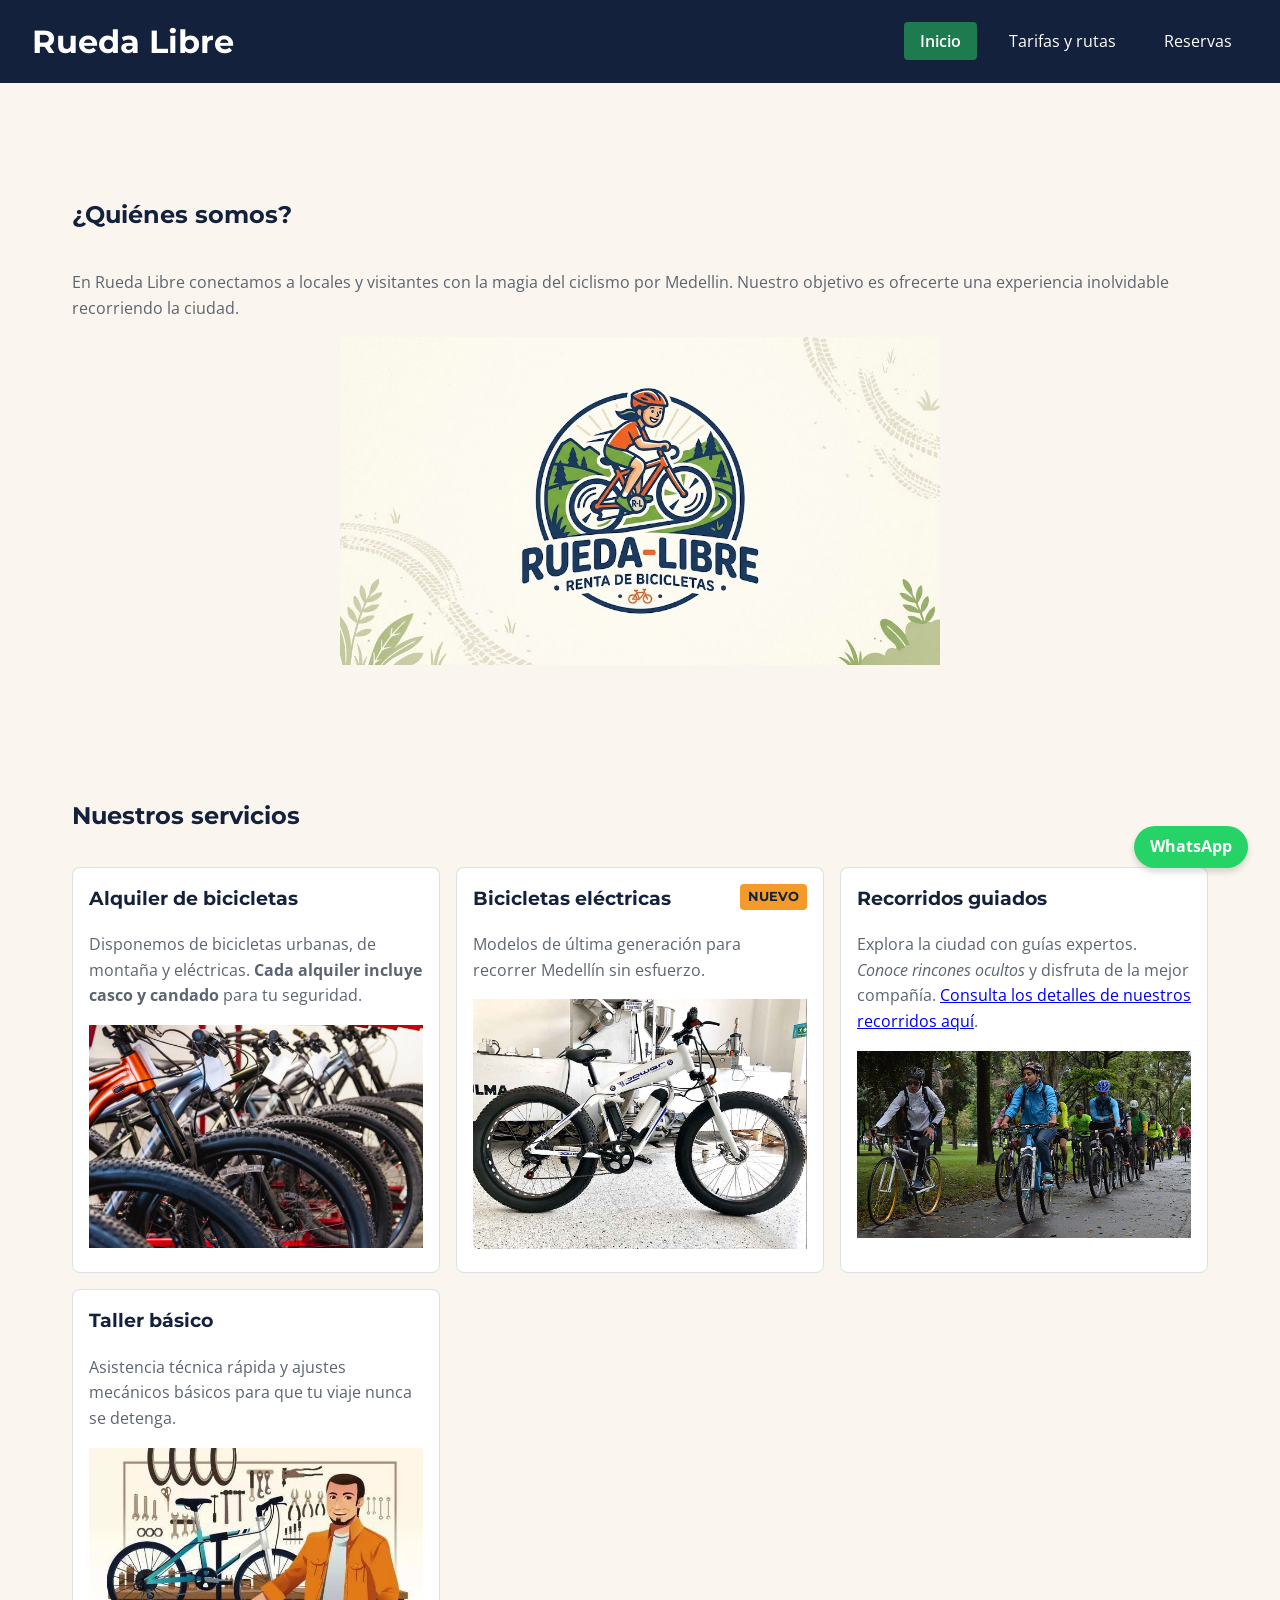
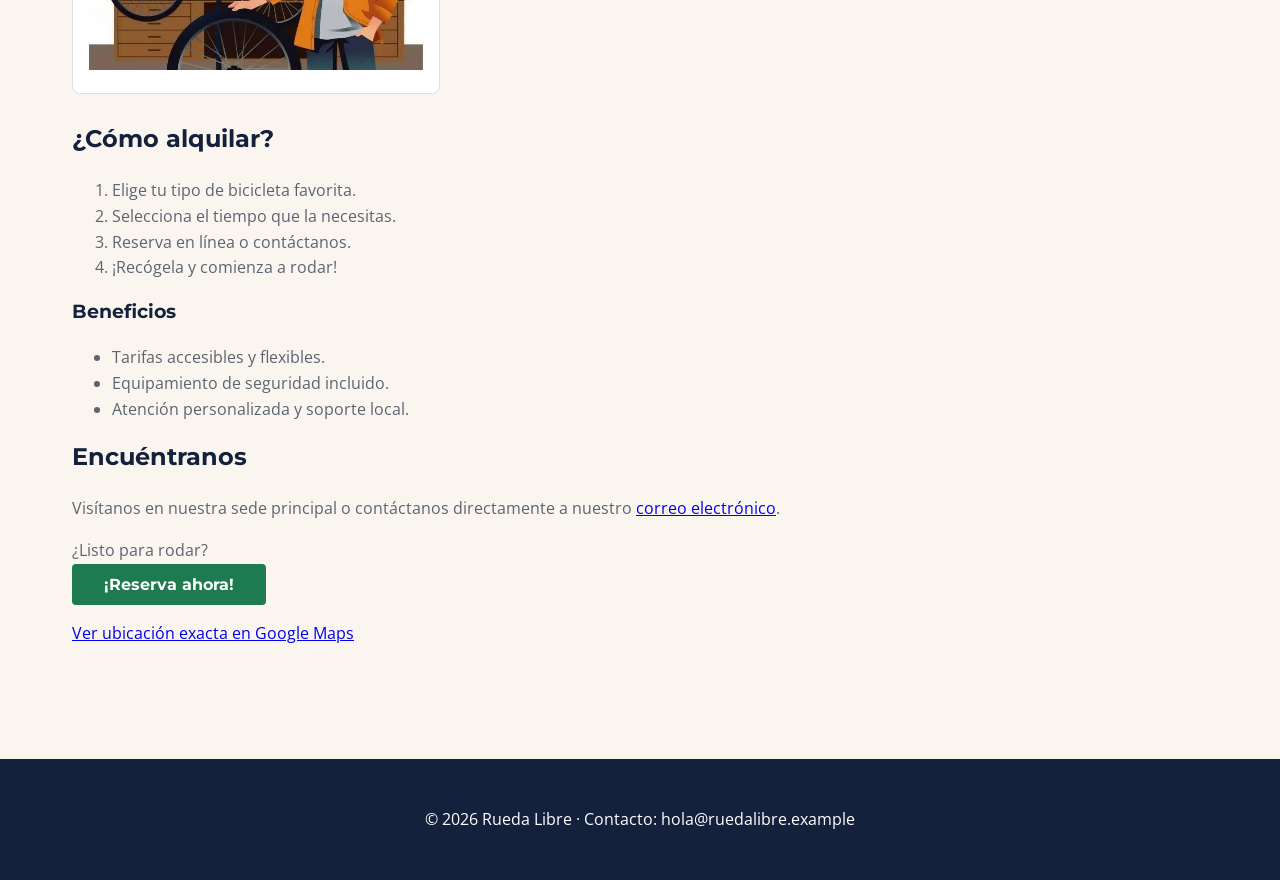
<file: index.html>
<!DOCTYPE html>
<html lang="es">
<head>
    <meta charset="UTF-8">
    <meta name="viewport" content="width=device-width, initial-scale=1.0">
    <meta name="description" content="Alquiler de bicicletas y recorridos guiados en Medellín. Vive la ciudad sobre dos ruedas de forma segura y divertida.">
    <title>Rueda Libre | Alquiler de bicicletas en Medellín</title>
    <link rel="preconnect" href="https://fonts.googleapis.com">
    <link rel="preconnect" href="https://fonts.gstatic.com" crossorigin>
    <link href="https://fonts.googleapis.com/css2?family=Montserrat:wght@700&family=Open+Sans:wght@400;600&display=swap" rel="stylesheet">
    <link rel="stylesheet" href="css/styles.css">
</head>
<body>
    <header>
        <h1>Rueda Libre</h1>
        <nav aria-label="Navegación principal">
            <ul id="menu">
                <li><a href="index.html" class="activo">Inicio</a></li>
                <li><a href="paginas/tarifas.html">Tarifas y rutas</a></li>
                <li><a href="paginas/reservas.html">Reservas</a></li>
            </ul>
        </nav>
    </header>

    <main>
        <section id="quienes-somos">
            <h2>¿Quiénes somos?</h2>
            <p>En Rueda Libre conectamos a locales y visitantes con la magia del ciclismo por Medellin. Nuestro objetivo es ofrecerte una experiencia inolvidable recorriendo la ciudad.</p>
            <img src="img/portada.jpg" alt="logo" width="600" style="display:block; margin:0 auto;">
        </section>

        <section id="servicios">
            <h2>Nuestros servicios</h2>
            <article>
                <h3>Alquiler de bicicletas</h3>
                <p>Disponemos de bicicletas urbanas, de montaña y eléctricas. <strong>Cada alquiler incluye casco y candado</strong> para tu seguridad.</p>
                <img src="img/bicicleta.jpg" alt="Bicicleta urbana lista para alquilar" width="400">
            </article>
            <article>
                <span class="etiqueta-nuevo">Nuevo</span>
                <h3>Bicicletas eléctricas</h3>
                <p>Modelos de última generación para recorrer Medellín sin esfuerzo.</p>
                 <img src="img/bicicleta-electrica.jpg" alt="Bicicleta eléctrica disponible para alquilar">
            </article>
            <article>
                <h3>Recorridos guiados</h3>
               
                <p>Explora la ciudad con guías expertos. <em>Conoce rincones ocultos</em> y disfruta de la mejor compañía. <a href="paginas/tarifas.html#tabla-recorridos">Consulta los detalles de nuestros recorridos aquí</a>.</p>
                 <img src="img/recorrido-guiado.jpg" alt="recorridos guiados para ti">
            </article>
            <article>
                <h3>Taller básico</h3>
                <p>Asistencia técnica rápida y ajustes mecánicos básicos para que tu viaje nunca se detenga.</p>
                 <img src="img/taller.jpg" alt="taller disponible para ti">
            </article>
        </section>

        <section id="como-alquilar">
            <br>
            <h2>¿Cómo alquilar?</h2>
            <ol>
                <li>Elige tu tipo de bicicleta favorita.</li>
                <li>Selecciona el tiempo que la necesitas.</li>
                <li>Reserva en línea o contáctanos.</li>
                <li>¡Recógela y comienza a rodar!</li>
            </ol>
            <h3>Beneficios</h3>
            <ul>
                <li>Tarifas accesibles y flexibles.</li>
                <li>Equipamiento de seguridad incluido.</li>
                <li>Atención personalizada y soporte local.</li>
            </ul>
        </section>

        <section id="encuentranos">
            <h2>Encuéntranos</h2>
            <p>Visítanos en nuestra sede principal o contáctanos directamente a nuestro <a href="mailto:hola@ruedalibre.example">correo electrónico</a>.</p>
            <p>¿Listo para rodar? <br><a href="paginas/reservas.html" class="btn-cta">¡Reserva ahora!</a></p>
            <p><a href="https://maps.google.com" target="_blank" rel="noopener">Ver ubicación exacta en Google Maps</a></p>
        </section>
    </main>

    <a href="https://wa.me/573000000000" class="whatsapp-flotante" target="_blank" rel="noopener">WhatsApp</a>

    <footer>
        <p>&copy; 2026 Rueda Libre · Contacto: hola@ruedalibre.example</p>
    </footer>
</body>
</html>
</file>
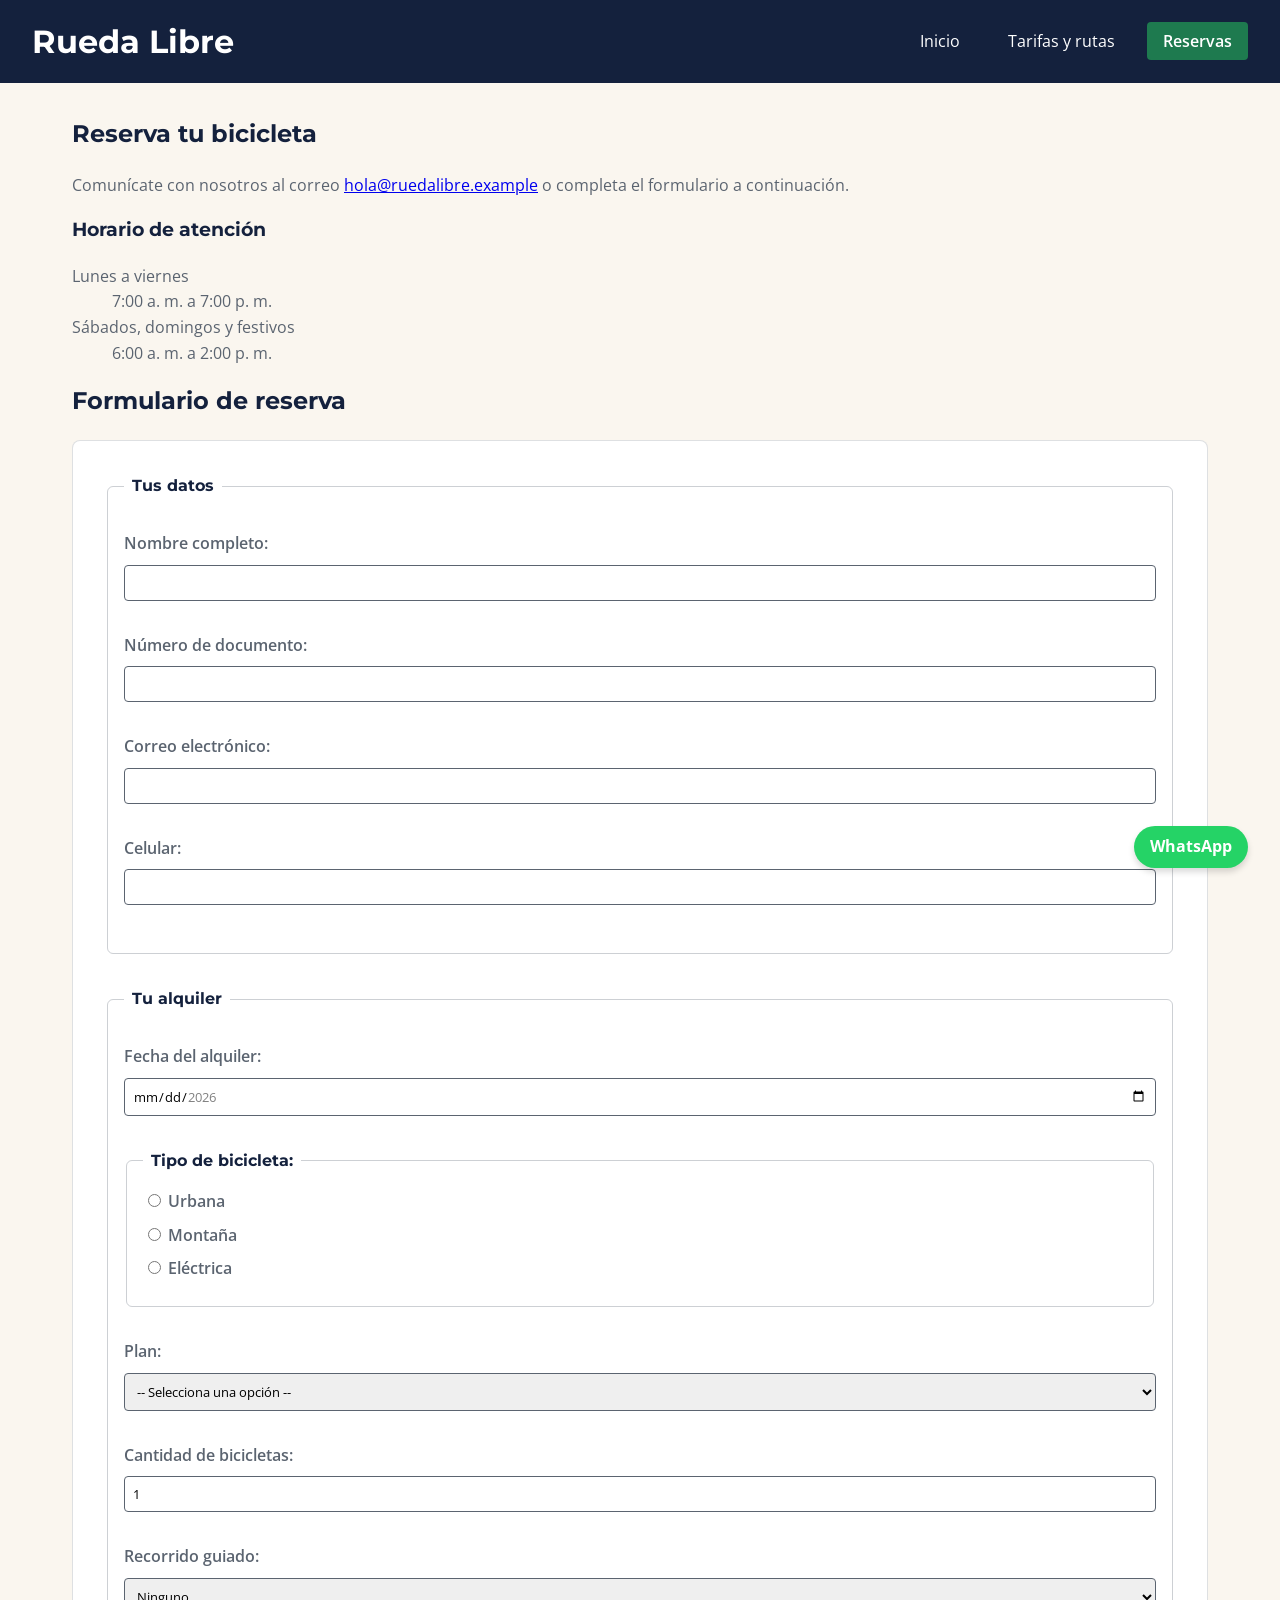
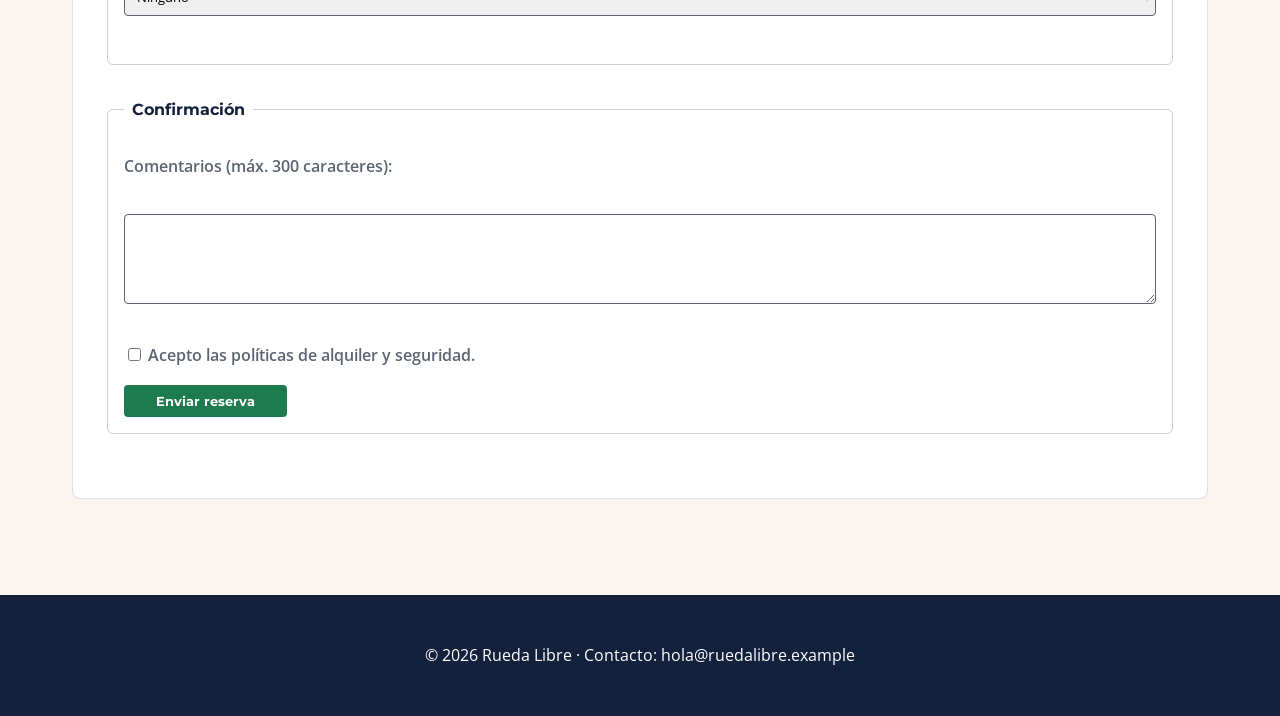
<file: paginas/reservas.html>
<!DOCTYPE html>
<html lang="es">
<head>
    <meta charset="UTF-8">
    <meta name="viewport" content="width=device-width, initial-scale=1.0">
    <meta name="description" content="Reserva tu bicicleta o recorrido guiado en Rueda Libre de forma rápida y segura.">
    <title>Reservas | Rueda Libre</title>

   
    <link rel="preconnect" href="https://fonts.googleapis.com">
    <link rel="preconnect" href="https://fonts.gstatic.com" crossorigin>
    <link href="https://fonts.googleapis.com/css2?family=Montserrat:wght@700&family=Open+Sans:wght@400;600&display=swap" rel="stylesheet">

    <link rel="stylesheet" href="../css/styles.css">
</head>
<body>
    <header>
        <h1>Rueda Libre</h1>
        <nav aria-label="Navegación principal">
            <ul id="menu">
                <li><a href="../index.html">Inicio</a></li>
                <li><a href="tarifas.html">Tarifas y rutas</a></li>
                <li><a href="reservas.html" class="activo">Reservas</a></li>
            </ul>
        </nav>
    </header>

    <main>
        <section>
            <h2>Reserva tu bicicleta</h2>
            <p>Comunícate con nosotros al correo <a href="mailto:hola@ruedalibre.example">hola@ruedalibre.example</a> o completa el formulario a continuación.</p>
        </section>

        <section>
            <h3>Horario de atención</h3>
            <dl>
                <dt>Lunes a viernes</dt>
                <dd>7:00 a. m. a 7:00 p. m.</dd>
                <dt>Sábados, domingos y festivos</dt>
                <dd>6:00 a. m. a 2:00 p. m.</dd>
            </dl>
        </section>

        <section>
            <h2>Formulario de reserva</h2>
            <form action="#" method="POST">
                <fieldset>
                    <legend>Tus datos</legend>
                    
                    <p>
                        <label for="nombre">Nombre completo:</label>
                        <input type="text" id="nombre" name="nombre" required minlength="3"
                    </p>

                    <p>
                        <label for="documento">Número de documento:</label>
                        <input type="text" id="documento" name="documento" required pattern="[0-9]{6,10}" title="Debe contener entre 6 y 10 dígitos numéricos">
                    </p>

                    <p>
                        <label for="correo">Correo electrónico:</label>
                        <input type="email" id="correo" name="correo" required>
                    </p>

                    <p>
                        <label for="celular">Celular:</label>
                        <input type="tel" id="celular" name="celular" required pattern="3[0-9]{9}" title="Debe tener 10 dígitos y empezar por 3 (Ej: 3001234567)">
                    </p>
                </fieldset>

                <fieldset>
                    <legend>Tu alquiler</legend>

                    <p>
                        <label for="fecha">Fecha del alquiler:</label>
                        <input type="date" id="fecha" name="fecha" min="2026-11-01" max="2026-12-31" required>
                    </p>

                    <fieldset>
                        <legend>Tipo de bicicleta:</legend>
                        <label><input type="radio" name="tipo_bici" value="urbana" required> Urbana</label>
                        <label><input type="radio" name="tipo_bici" value="montana"> Montaña</label>
                        <label><input type="radio" name="tipo_bici" value="electrica"> Eléctrica</label>
                    </fieldset>

                    <p>
                        <label for="plan">Plan:</label>
                        <select id="plan" name="plan" required>
                            <option value="">-- Selecciona una opción --</option>
                            <option value="1h">1 hora</option>
                            <option value="medio_dia">Medio día (4 h)</option>
                            <option value="dia_completo">Día completo</option>
                        </select>
                    </p>

                    <p>
                        <label for="cantidad">Cantidad de bicicletas:</label>
                        <input type="number" id="cantidad" name="cantidad" min="1" max="6" value="1" required>
                    </p>

                    <p>
                        <label for="recorrido">Recorrido guiado:</label>
                        <select id="recorrido" name="recorrido">
                            <option value="ninguno">Ninguno</option>
                            <option value="rio_parques">Río y Parques</option>
                            <option value="sabores_barrio">Sabores de Barrio</option>
                            <option value="las_palmas">Reto Las Palmas</option>
                        </select>
                    </p>
                </fieldset>

                <fieldset>
                    <legend>Confirmación</legend>

                    <p>
                        <label for="comentarios">Comentarios (máx. 300 caracteres):</label><br>
                        <textarea id="comentarios" name="comentarios" rows="4" maxlength="300"></textarea>
                    </p>

                    <p>
                        <label>
                            <input type="checkbox" name="politicas" required> Acepto las políticas de alquiler y seguridad.
                        </label>
                    </p>

                    <button type="submit">Enviar reserva</button>
                </fieldset>
            </form>
        </section>
    </main>

    <a href="https://wa.me/573000000000" class="whatsapp-flotante" target="_blank" rel="noopener">WhatsApp</a>

    <footer>
        <p>&copy; 2026 Rueda Libre · Contacto: hola@ruedalibre.example</p>
    </footer>
</body>
</html>
</file>
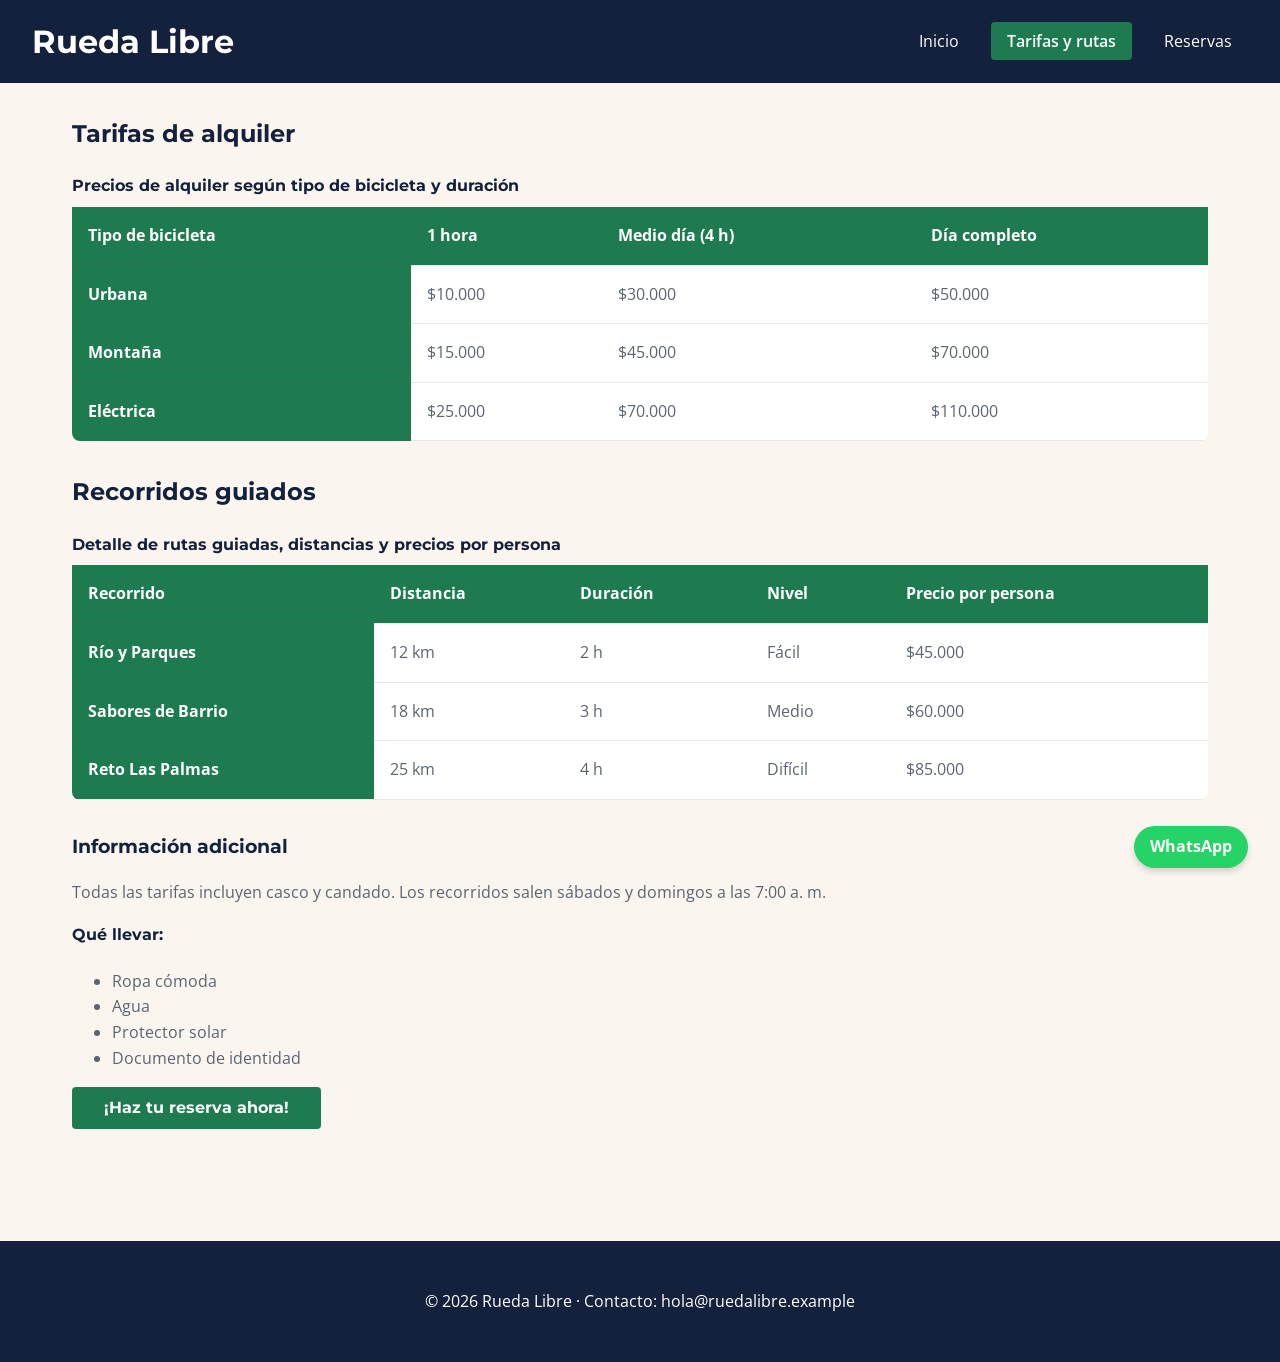
<file: paginas/tarifas.html>
<!DOCTYPE html>
<html lang="es">
<head>
    <meta charset="UTF-8">
    <meta name="viewport" content="width=device-width, initial-scale=1.0">
    <meta name="description" content="Consulta las tarifas de alquiler de bicicletas urbanas, de montaña y eléctricas, así como los precios de nuestros recorridos guiados.">
    <title>Tarifas y Rutas | Rueda Libre</title>

    <link rel="preconnect" href="https://fonts.googleapis.com">
    <link rel="preconnect" href="https://fonts.gstatic.com" crossorigin>
    <link href="https://fonts.googleapis.com/css2?family=Montserrat:wght@700&family=Open+Sans:wght@400;600&display=swap" rel="stylesheet">

    <link rel="stylesheet" href="../css/styles.css">
</head>
<body>
    <header>
        <h1>Rueda Libre</h1>
        <nav aria-label="Navegación principal">
            <ul id="menu">
                <li><a href="../index.html">Inicio</a></li>
                <li><a href="tarifas.html" class="activo">Tarifas y rutas</a></li>
                <li><a href="reservas.html">Reservas</a></li>
            </ul>
        </nav>
    </header>

    <main>
        <section>
            <h2>Tarifas de alquiler</h2>
            
            <table>
                <caption>Precios de alquiler según tipo de bicicleta y duración</caption>
                <thead>
                    <tr>
                        <th scope="col">Tipo de bicicleta</th>
                        <th scope="col">1 hora</th>
                        <th scope="col">Medio día (4 h)</th>
                        <th scope="col">Día completo</th>
                    </tr>
                </thead>
                <tbody>
                    <tr>
                        <th scope="row">Urbana</th>
                        <td>$10.000</td>
                        <td>$30.000</td>
                        <td>$50.000</td>
                    </tr>
                    <tr>
                        <th scope="row">Montaña</th>
                        <td>$15.000</td>
                        <td>$45.000</td>
                        <td>$70.000</td>
                    </tr>
                    <tr>
                        <th scope="row">Eléctrica</th>
                        <td>$25.000</td>
                        <td>$70.000</td>
                        <td>$110.000</td>
                    </tr>
                </tbody>
            </table>
        </section>

        <section id="tabla-recorridos">
            <h2>Recorridos guiados</h2>
            <table>
                <caption>Detalle de rutas guiadas, distancias y precios por persona</caption>
                <thead>
                    <tr>
                        <th scope="col">Recorrido</th>
                        <th scope="col">Distancia</th>
                        <th scope="col">Duración</th>
                        <th scope="col">Nivel</th>
                        <th scope="col">Precio por persona</th>
                    </tr>
                </thead>
                <tbody>
                    <tr>
                        <th scope="row">Río y Parques</th>
                        <td>12 km</td>
                        <td>2 h</td>
                        <td>Fácil</td>
                        <td>$45.000</td>
                    </tr>
                    <tr>
                        <th scope="row">Sabores de Barrio</th>
                        <td>18 km</td>
                        <td>3 h</td>
                        <td>Medio</td>
                        <td>$60.000</td>
                    </tr>
                    <tr>
                        <th scope="row">Reto Las Palmas</th>
                        <td>25 km</td>
                        <td>4 h</td>
                        <td>Difícil</td>
                        <td>$85.000</td>
                    </tr>
                </tbody>
            </table>
        </section>

        <aside>
            <h3>Información adicional</h3>
            <p>Todas las tarifas incluyen casco y candado. Los recorridos salen sábados y domingos a las 7:00 a. m.</p>
            <h4>Qué llevar:</h4>
            <ul>
                <li>Ropa cómoda</li>
                <li>Agua</li>
                <li>Protector solar</li>
                <li>Documento de identidad</li>
            </ul>
        </aside>
        
        <p><a href="reservas.html" class="btn-cta">¡Haz tu reserva ahora!</a></p>
    </main>

    <a href="https://wa.me/573000000000" class="whatsapp-flotante" target="_blank" rel="noopener">WhatsApp</a>

    <footer>
        <p>&copy; 2026 Rueda Libre · Contacto: hola@ruedalibre.example</p>
    </footer>
</body>
</html>
</file>
<file: css/styles.css>
:root {
    --verde-ruta: #1E7A4F;
    --naranja-pedal: #F39A2B;
    --azul-noche: #14213D;
    --crema: #FAF6EF;
    --gris-asfalto: #5B6470;
    --blanco: #FFFFFF;

    /* Tipografías */
    --fuente-titulos: 'Montserrat', sans-serif;
    --fuente-texto: 'Open Sans', sans-serif;

    /* Escala de espaciado  */
    --espacio-sm: 0.5rem;  
    --espacio-md: 1rem;     
    --espacio-lg: 2rem;     
    --espacio-xl: 4rem;     
}

/* =================================================================     
   2. ESTILOS BASE Y MODELO DE CAJA
   ================================================================= */
/* Box-sizing global para incluir relleno y borde */
*, *::before, *::after {
    box-sizing: border-box;
}

body {
    font-family: var(--fuente-texto);
    color: var(--gris-asfalto);
    background-color: var(--crema);
    margin: 0;
    padding: 0;
    line-height: 1.6;
}

/* Contenedor principal centrado con ancho máximo en rem */
main {
    max-width: 1200px;
    margin: 0 auto;
    padding: var(--espacio-lg);
}

/* Portada con altura mínima en vh */
#quienes-somos {
    min-height: 70vh;
    display: flex;
    flex-direction: column;
    justify-content: center;
}

/* Títulos con tipografía */
h1, h2, h3, h4, h5, h6 {
    font-family: var(--fuente-titulos);
    color: var(--azul-noche);
    margin-top: 0;
}

img {
    max-width: 100%;
    height: auto;
}

/* =================================================================     
   3. ENCABEZADO Y NAVEGACIÓN 
   ================================================================= */
header {
    background-color: var(--azul-noche);
    color: var(--blanco);
    padding: var(--espacio-md) var(--espacio-lg);
    display: flex;
    justify-content: space-between;
    align-items: center;
    flex-wrap: wrap;
}

header h1 {
    color: var(--blanco);
    margin: 0;
}

/* Menú en línea */
#menu {
    list-style: none;
    display: flex;
    gap: var(--espacio-md);
    margin: 0;
    padding: 0;
}

#menu a {
    color: var(--blanco);
    text-decoration: none;
    font-weight: 400;
    padding: var(--espacio-sm) var(--espacio-md);
    border-radius: 4px;
    transition: background-color 0.3s ease;
}

/* Estados del menú (:hover y :focus) */
#menu a:hover, 
#menu a:focus {
    background-color: var(--verde-ruta);
    outline: none;
}

/* Clase activo corregida */
#menu a.activo {
    color: var(--blanco);
    background-color: var(--verde-ruta);
    font-weight: 600;
}

/* =================================================================     
   4. TARJETAS DE SERVICIOS Y COMPONENTES 
   ================================================================= */
#servicios {
    display: grid;
    grid-template-columns: repeat(auto-fit, minmax(280px, 1fr));
    gap: var(--espacio-md);
    margin-top: var(--espacio-lg);
    padding-top: 20px;
}

#servicios h2 {
    grid-column: 1 / -1;
    margin-bottom: 15px;
}

article {
    background-color: var(--blanco);
    border: 1px solid rgba(91, 100, 112, 0.2);
    border-radius: 8px;
    padding: var(--espacio-md);
    position: relative; /* Necesario para la etiqueta absoluta */
}

/* Etiqueta de nuevo */
.etiqueta-nuevo {
    position: absolute;
    top: var(--espacio-md);
    right: var(--espacio-md);
    background-color: var(--naranja-pedal);
    color: var(--azul-noche);
    font-family: var(--fuente-titulos);
    font-size: 0.8rem;
    font-weight: 700;
    padding: 0.2rem var(--espacio-sm);
    border-radius: 4px;
    text-transform: uppercase;
}

/* =================================================================     
   5. TABLAS DE TARIFAS 
   ================================================================= */
table {
    width: 100%;
    border-collapse: collapse;
    margin-bottom: var(--espacio-lg);
    background-color: var(--blanco);
    border-radius: 8px;
    overflow: hidden;
}

caption {
    font-family: var(--fuente-titulos);
    font-weight: 700;
    color: var(--azul-noche);
    margin-bottom: var(--espacio-sm);
    text-align: left;
}

th, td {
    padding: var(--espacio-md);
    border-bottom: 1px solid rgba(91, 100, 112, 0.15);
    text-align: left;
}

th {
    background-color: var(--verde-ruta);
    color: var(--blanco);
}

/* =================================================================     
   6. FORMULARIO DE RESERVAS 
   ================================================================= */
form {
    background-color: var(--blanco);
    padding: var(--espacio-lg);
    border-radius: 8px;
    border: 1px solid rgba(91, 100, 112, 0.2);
}

fieldset {
    border: 1px solid rgba(91, 100, 112, 0.3);
    border-radius: 6px;
    padding: var(--espacio-md);
    margin-bottom: var(--espacio-lg);
}

legend {
    font-family: var(--fuente-titulos);
    font-weight: 700;
    color: var(--azul-noche);
    padding: 0 var(--espacio-sm);
}

label {
    display: block;
    margin-bottom: var(--espacio-sm);
    font-weight: 600;
}

input[type="text"],
input[type="email"],
input[type="tel"],
input[type="date"],
input[type="number"],
select,
textarea {
    width: 100%;
    padding: var(--espacio-sm);
    border: 1px solid var(--gris-asfalto);
    border-radius: 4px;
    font-family: var(--fuente-texto);
    margin-bottom: var(--espacio-md);
}

/* Indicador de foco visible y accesible */
input:focus, select:focus, textarea:focus {
    outline: 3px solid var(--naranja-pedal);
    outline-offset: 2px;
    border-color: var(--azul-noche);
}

/* Botones y Llamados a la Acción (CTA) */
button[type="submit"],
.btn-cta {
    background-color: var(--verde-ruta);
    color: var(--blanco);
    font-family: var(--fuente-titulos);
    font-weight: 700;
    padding: var(--espacio-sm) var(--espacio-lg);
    border: none;
    border-radius: 4px;
    cursor: pointer;
    text-decoration: none;
    display: inline-block;
    transition: background-color 0.3s ease;
}

button[type="submit"]:hover,
button[type="submit"]:focus,
.btn-cta:hover,
.btn-cta:focus {
    background-color: #145939; /* Tono más oscuro de verde */
    outline: 3px solid var(--naranja-pedal);
}

/* =================================================================     
   7. BOTÓN FLOTANTE DE WHATSAPP
   ================================================================= */
.whatsapp-flotante {
    position: fixed;
    bottom: var(--espacio-lg);
    right: var(--espacio-lg);
    background-color: #25D366;
    color: var(--blanco);
    padding: var(--espacio-sm) var(--espacio-md);
    border-radius: 50px;
    text-decoration: none;
    font-weight: 700;
    box-shadow: 0 4px 6px rgba(0,0,0,0.15);
    z-index: 1000;
    display: flex;
    align-items: center;
    gap: 8px;
}

.whatsapp-flotante:hover,
.whatsapp-flotante:focus {
    background-color: #1EBE5D;
    outline: 3px solid var(--azul-noche);
}

/* =================================================================     
   8. PIE DE PÁGINA (FOOTER)
 */
footer {
    background-color: var(--azul-noche);
    color: var(--blanco);
    text-align: center;
    padding: var(--espacio-lg);
    margin-top: var(--espacio-xl);
}
</file>
